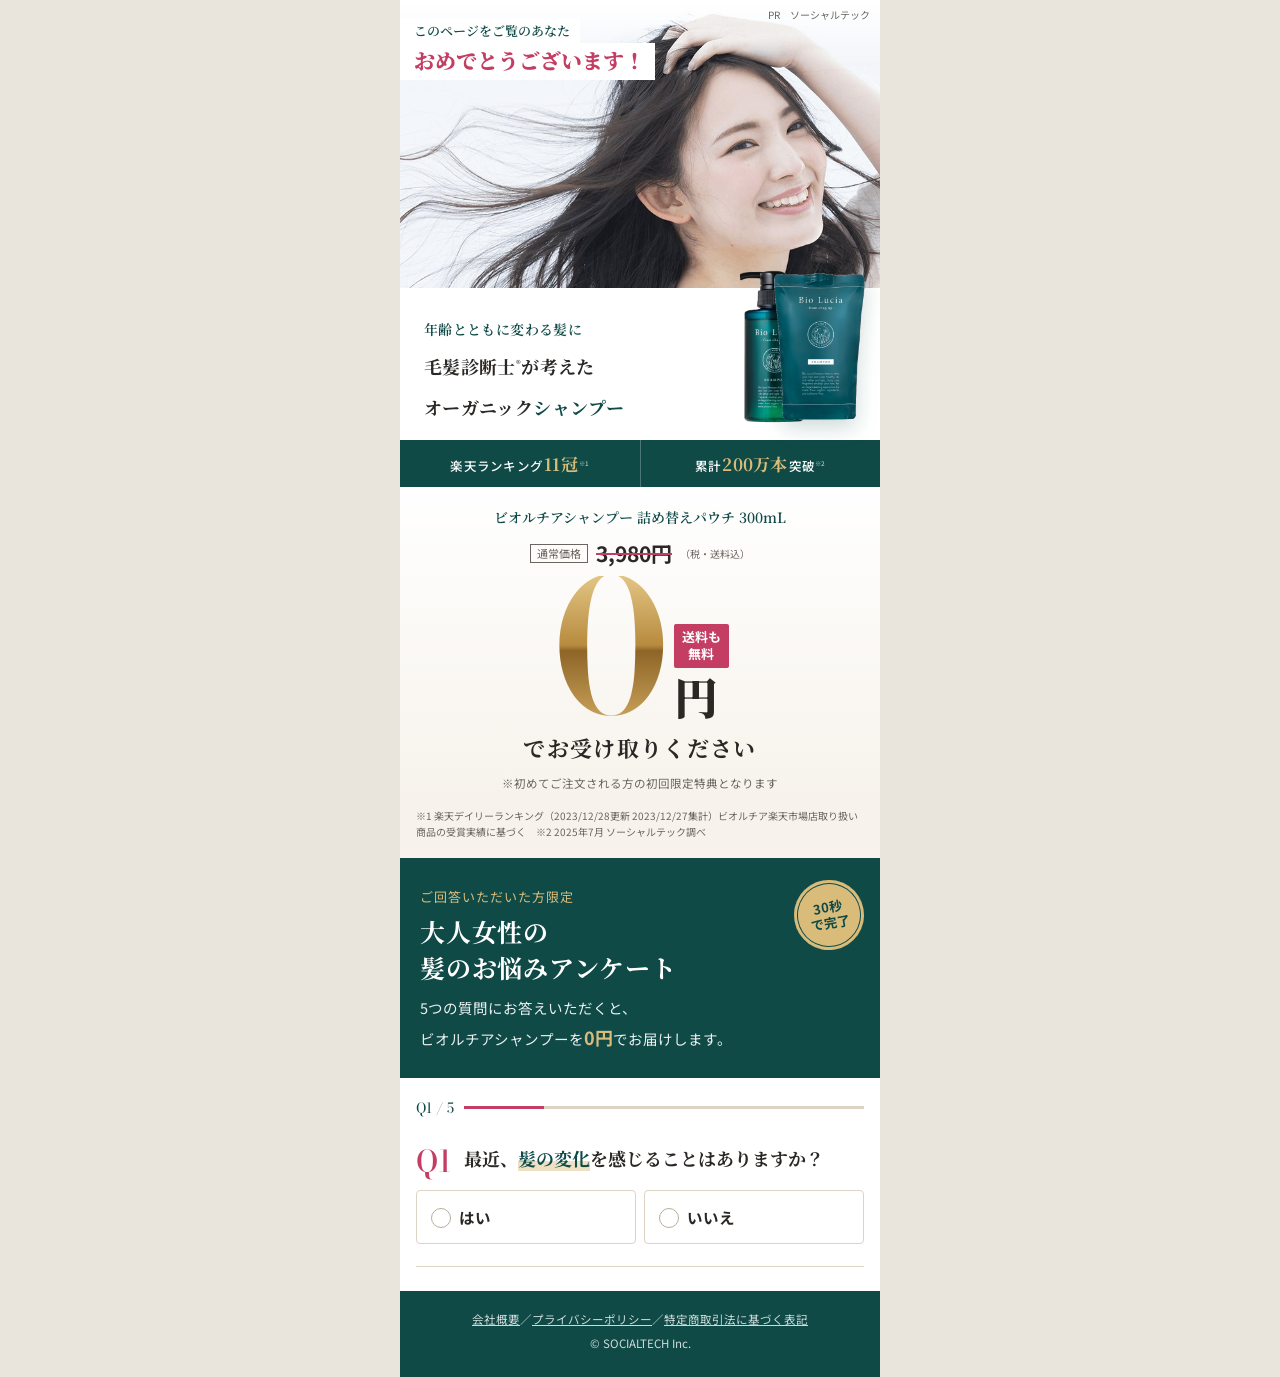
<file: index.html>
<!DOCTYPE html>
<html lang="ja">
<head>
<meta charset="UTF-8">
<meta name="viewport" content="width=device-width, initial-scale=1">
<title>大人女性の髪のお悩みアンケート｜ビオルチア</title>
<link rel="preconnect" href="https://fonts.googleapis.com">
<link rel="preconnect" href="https://fonts.gstatic.com" crossorigin>
<link href="https://fonts.googleapis.com/css2?family=Bodoni+Moda:opsz,wght@6..96,500;6..96,600&family=Noto+Sans+JP:wght@400;500;700;900&family=Noto+Serif+JP:wght@500;600;700;900&display=swap" rel="stylesheet">
<link rel="stylesheet" href="style.css">
</head>
<body>
<main class="page">

  <!-- ① FV -->
  <section class="fv">
    <p class="fv__pr">PR　ソーシャルテック</p>

    <div class="fv__photo">
      <img src="images/fv_hair.jpg" alt="">
      <p class="fv__congrats">
        <span>このページをご覧のあなた</span>
        <strong>おめでとうございます！</strong>
      </p>
    </div>

    <div class="fv__body">
      <h1 class="fv__catch">
        <span class="strip strip--sub">年齢とともに変わる髪に</span><br>
        <span class="strip">毛髪診断士<sup>®</sup>が考えた</span><br>
        <span class="strip">オーガニック<em>シャンプー</em></span>
      </h1>
      <div class="fv__products">
        <img class="fv__bottle" src="images/bottle.png" alt="ビオルチアシャンプー ボトル">
        <img class="fv__pouch" src="images/pouch.png" alt="ビオルチアシャンプー 詰め替えパウチ">
      </div>
    </div>

    <ul class="ribbon">
      <li>楽天ランキング<b>11冠</b><sup>※1</sup></li>
      <li>累計<b>200万本</b>突破<sup>※2</sup></li>
    </ul>

    <div class="price">
      <p class="price__item">ビオルチアシャンプー 詰め替えパウチ 300mL</p>
      <p class="price__normal"><span class="price__tag">通常価格</span><s>3,980円</s><small>（税・送料込）</small></p>
      <div class="zero">
        <span class="zero__num">0</span>
        <span class="zero__side">
          <span class="zero__free">送料も<br>無料</span>
          <span class="zero__yen">円</span>
        </span>
      </div>
      <p class="price__receive">でお受け取りください</p>
      <p class="note">※初めてご注文される方の初回限定特典となります</p>
    </div>

    <p class="fv__notes">※1 楽天デイリーランキング（2023/12/28更新 2023/12/27集計）ビオルチア楽天市場店取り扱い商品の受賞実績に基づく　※2 2025年7月 ソーシャルテック調べ</p>
  </section>

  <!-- ② アンケート導入 -->
  <section class="intro">
    <span class="stamp">30秒<br>で完了</span>
    <p class="intro__eyebrow">ご回答いただいた方限定</p>
    <h2 class="intro__title">大人女性の<br>髪のお悩みアンケート</h2>
    <p class="intro__lead">5つの質問にお答えいただくと、<br>ビオルチアシャンプーを<b>0円</b>でお届けします。</p>
  </section>

  <!-- ③〜⑤ アンケート -->
  <section class="survey" id="survey" aria-live="polite">
    <div class="progress">
      <span class="progress__label" id="progressLabel">Q1 / 5</span>
      <span class="progress__track"><span class="progress__bar" id="progressBar"></span></span>
    </div>

    <div class="q" data-q="1">
      <h3 class="q__head"><span class="q__num">Q1</span><span class="q__title">最近、<em>髪の変化</em>を感じることはありますか？</span></h3>
      <div class="q__options q__options--2">
        <button type="button" class="opt" data-value="yes">はい</button>
        <button type="button" class="opt" data-value="no">いいえ</button>
      </div>
    </div>

    <div class="q" data-q="2" hidden>
      <h3 class="q__head"><span class="q__num">Q2</span><span class="q__title">現在の<em>ご年齢</em>を教えてください</span></h3>
      <div class="q__options q__options--2">
        <button type="button" class="opt" data-value="30s_under">30代以下</button>
        <button type="button" class="opt" data-value="40s">40代</button>
        <button type="button" class="opt" data-value="50s">50代</button>
        <button type="button" class="opt" data-value="60s_over">60代以上</button>
      </div>
    </div>

    <div class="q" data-q="3" hidden>
      <h3 class="q__head"><span class="q__num">Q3</span><span class="q__title">特に気になる<em>髪のお悩み</em>はどれですか？</span></h3>
      <div class="q__options">
        <button type="button" class="opt" data-value="volume">ボリュームが出ずペタンとする</button>
        <button type="button" class="opt" data-value="harikoshi">ハリ・コシがない</button>
        <button type="button" class="opt" data-value="dry">パサつき・ツヤがない</button>
        <button type="button" class="opt" data-value="frizz">うねり・広がり</button>
        <button type="button" class="opt" data-value="other">その他</button>
      </div>
    </div>

    <div class="q" data-q="4" hidden>
      <h3 class="q__head"><span class="q__num">Q4</span><span class="q__title">楽天ランキング11冠<sup>※</sup>、<em>毛髪診断士<sup>®</sup>が考えた</em>オーガニックシャンプー「ビオルチア」を知っていますか？</span></h3>
      <img class="q__img" src="images/sp_recom_01.png" alt="ビオルチアとは、毛髪診断士22人が考えた大人女性の髪のお悩みにアプローチするオーガニックシャンプーです">
      <div class="q__options q__options--2">
        <button type="button" class="opt" data-value="yes">はい</button>
        <button type="button" class="opt" data-value="no">いいえ</button>
      </div>
      <p class="note note--left">※楽天デイリーランキング（2023/12/28更新 2023/12/27集計）ビオルチア楽天市場店取り扱い商品の受賞実績に基づく</p>
    </div>

    <div class="q" data-q="5" hidden>
      <h3 class="q__head"><span class="q__num">Q5</span><span class="q__title">ビオルチアシャンプーの<em>魅力に感じるポイント</em>はどれですか？</span></h3>
      <img class="q__img" src="images/sp_point.png" alt="はちみつを思わせるとろみと、リッチな濃厚クレマ（泡）">
      <div class="q__options">
        <button type="button" class="opt" data-value="organic">10種のオーガニックエキス配合<small>天然由来成分98%</small></button>
        <button type="button" class="opt" data-value="mutenka">6つの無添加＆弱酸性<small>頭皮にやさしい処方</small></button>
        <button type="button" class="opt" data-value="foam">濃厚な泡<small>頭皮も髪もやさしく洗える</small></button>
        <button type="button" class="opt" data-value="rose">上品に香るフルーティローズ<small>洗い上がりにふわっと香る</small></button>
      </div>
    </div>

    <div class="loading" id="loading" hidden>
      <span class="loading__dot"></span><span class="loading__dot"></span><span class="loading__dot"></span>
      <p>回答を確認しています</p>
    </div>
  </section>

  <!-- ⑥〜⑨ 回答後に表示 -->
  <div class="result" id="result" hidden>

    <section class="offer">
      <p class="offer__thanks">アンケートへのご回答<br>ありがとうございました</p>
      <p class="offer__lead">回答いただいたあなたに</p>
      <div class="offer__box">
        <img class="offer__pouch" src="images/pouch.png" alt="ビオルチアシャンプー 詰め替えパウチ">
        <div class="offer__info">
          <p class="offer__name">ビオルチアシャンプー<small>詰め替えパウチ 300mL</small></p>
          <p class="price__normal price__normal--left"><span class="price__tag">通常価格</span><s>3,980円</s></p>
          <p class="offer__tax">（税・送料込）</p>
        </div>
      </div>
      <div class="zero zero--offer">
        <span class="zero__num">0</span>
        <span class="zero__side">
          <span class="zero__free">送料も<br>無料</span>
          <span class="zero__yen">円</span>
        </span>
      </div>
      <p class="price__receive">でお届けします</p>
      <p class="note">※初めてご注文される方の初回限定特典となります<br>※お一人様1回限り</p>
    </section>

    <section class="proof">
      <h2 class="proof__title"><small>多くの女性に選ばれています</small>楽天ランキング<b>11冠</b>の<br>人気シャンプー</h2>
      <img src="images/sp_rakuten_ranking_lca.png" alt="楽天ランキング ヘアケア・スタイリング部門11冠">
      <img src="images/total_2m.png" alt="ビオルチアシリーズ累計販売数2,000,000本突破 ※2025年7月ソーシャルテック調べ">
    </section>

    <section class="cta">
      <p class="cta__lead">その人気シャンプーを、<br>いまなら<b>0円</b>でお試しいただけます</p>
      <a class="cta__btn" id="ctaBtn" href="#">
        <span class="cta__btn-sub">送料無料・初回限定</span>
        今すぐ0円で受け取る
      </a>
      <p class="cta__caution">このページを閉じると、ご案内は終了します</p>
      <p class="note">※次のページでお届け先をご入力ください</p>
    </section>
  </div>

  <footer class="footer">
    <a href="#">会社概要</a>／<a href="#">プライバシーポリシー</a>／<a href="#">特定商取引法に基づく表記</a>
    <p>© SOCIALTECH Inc.</p>
  </footer>
</main>

<script src="script.js"></script>
</body>
</html>
</file>
<file: style.css>
/* ビオルチア0円アンケート記事
   方針：現行LPの写真と「白帯に文字をのせる」見せ方をそのまま活かし、
   装飾は罫線と帯だけに絞る。強調は「0」とCTAの2点に集中させる。 */
:root {
  --paper: #FFFFFF;
  --cream: #F7F3EC;
  --teal: #0F4A47;
  --teal-2: #2C6B66;
  --gold: #A9803A;
  --gold-light: #D9BC7A;
  --rose: #C43D63;
  --rose-dark: #962746;
  --ink: #2A2725;
  --ink-sub: #6B655F;
  --rule: #DDD3C4;

  --serif: "Noto Serif JP", "Hiragino Mincho ProN", "Yu Mincho", serif;
  --sans: "Noto Sans JP", "Hiragino Sans", "Yu Gothic", sans-serif;
  --didone: "Bodoni Moda", "Noto Serif JP", serif;
}

* { box-sizing: border-box; margin: 0; padding: 0; }
html { -webkit-text-size-adjust: 100%; }
body { background: #E9E4DC; color: var(--ink); font-family: var(--sans); font-size: 16px; line-height: 1.75; }
img { display: block; width: 100%; height: auto; }
button { font: inherit; color: inherit; cursor: pointer; }
sup { font-size: .5em; vertical-align: super; line-height: 0; }
ul { list-style: none; }

.page { max-width: 480px; margin: 0 auto; background: var(--paper); overflow: hidden; }
.note { font-size: 11.5px; color: var(--ink-sub); line-height: 1.6; text-align: center; margin-top: 6px; }
.note--left { text-align: left; }

/* ===== ① FV ===== */
.fv { position: relative; background: var(--paper); }
.fv__pr { position: absolute; top: 6px; right: 10px; z-index: 2; font-size: 10px; color: var(--ink-sub); }
.fv__photo { position: relative; }
.fv__photo img { aspect-ratio: 750 / 450; object-fit: cover; }
.fv__congrats { position: absolute; left: 0; top: 18px; font-family: var(--serif); line-height: 1.3; }
.fv__congrats span { display: table; font-size: 13px; font-weight: 600; color: var(--teal); background: var(--paper); padding: 5px 10px 3px 14px; }
.fv__congrats strong { display: table; font-size: 21px; font-weight: 900; color: var(--rose); background: var(--paper); padding: 4px 10px 6px 14px; }

.fv__body { position: relative; margin-top: -64px; padding: 0 14px; display: flex; align-items: flex-end; }
.fv__catch { position: relative; z-index: 1; font-family: var(--serif); font-weight: 700; font-size: 18px; line-height: 1; letter-spacing: .02em; white-space: nowrap; }
.strip { display: inline-block; background: var(--paper); padding: 9px 10px 8px; margin-top: 6px; color: var(--ink); }
.strip--sub { font-size: 14px; font-weight: 600; color: var(--teal); padding: 7px 10px 6px; }
.strip em { font-style: normal; color: var(--teal); }
.fv__products { position: relative; flex: 0 0 120px; height: 200px; margin-left: auto; }
.fv__bottle, .fv__pouch { position: absolute; bottom: 0; width: auto; }
.fv__bottle { height: 168px; left: -6px; }
.fv__pouch { height: 176px; right: -4px; filter: drop-shadow(0 8px 10px rgba(15,74,71,.2)); }

.ribbon {
  display: flex; margin: 16px 0 0; background: var(--teal); color: #fff;
  font-size: 12.5px; font-weight: 500; letter-spacing: .02em;
}
.ribbon li { flex: 1; text-align: center; padding: 9px 4px 8px; }
.ribbon li + li { border-left: 1px solid rgba(255,255,255,.25); }
.ribbon b { font-family: var(--serif); font-weight: 700; font-size: 17px; color: var(--gold-light); margin: 0 1px; }
.ribbon sup { color: rgba(255,255,255,.7); }

.price { padding: 18px 16px 6px; text-align: center; background: linear-gradient(var(--paper), var(--cream)); }
.price__item { font-family: var(--serif); font-weight: 600; font-size: 14px; color: var(--teal); }
.price__normal { display: flex; justify-content: center; align-items: center; gap: 8px; margin-top: 6px; font-size: 12px; color: var(--ink-sub); }
.price__normal--left { justify-content: flex-start; }
.price__tag { border: 1px solid var(--ink-sub); padding: 0 6px; font-size: 11px; line-height: 1.6; }
.price__normal s { font-size: 21px; font-weight: 700; color: var(--ink); text-decoration-color: var(--rose); text-decoration-thickness: 2px; }

/* 0円：数字を最大の要素にして、円と送料無料は右側に縦に積む */
.zero { display: inline-flex; align-items: flex-end; gap: 4px; margin-top: 4px; line-height: 1; }
.zero__num {
  font-family: var(--didone); font-weight: 600; font-size: 184px; line-height: .78;
  color: var(--gold);
  background: linear-gradient(180deg, #E2C584 0%, #B88B3E 48%, #8E6527 52%, #C9A25A 100%);
  -webkit-background-clip: text; background-clip: text; -webkit-text-fill-color: transparent;
}
.zero__side { display: flex; flex-direction: column; align-items: flex-start; gap: 6px; padding-bottom: 2px; }
.zero__free {
  font-size: 13px; font-weight: 700; line-height: 1.3; color: #fff; background: var(--rose);
  padding: 5px 8px; border-radius: 2px;
}
.zero__yen { font-family: var(--serif); font-weight: 900; font-size: 44px; color: var(--ink); line-height: 1; }
.price__receive { font-family: var(--serif); font-weight: 700; font-size: 22px; letter-spacing: .06em; margin-top: 8px; }

.fv__notes { padding: 10px 16px 18px; font-size: 10px; color: var(--ink-sub); line-height: 1.6; background: var(--cream); }

/* ===== ② アンケート導入 ===== */
.intro { position: relative; margin: 0; padding: 28px 20px 24px; background: var(--teal); color: #fff; }
.intro__eyebrow { font-size: 13px; color: var(--gold-light); letter-spacing: .08em; }
.intro__title { font-family: var(--serif); font-weight: 700; font-size: 25px; line-height: 1.45; margin: 4px 0 10px; letter-spacing: .03em; }
.intro__lead { font-size: 14.5px; line-height: 1.8; color: rgba(255,255,255,.92); }
.intro__lead b { font-size: 18px; color: var(--gold-light); }
.stamp {
  position: absolute; right: 16px; top: 22px;
  width: 70px; height: 70px; border-radius: 50%;
  display: grid; place-items: center; text-align: center;
  font-size: 13px; font-weight: 700; line-height: 1.25;
  color: var(--teal); background: var(--gold-light);
  transform: rotate(-10deg);
  box-shadow: inset 0 0 0 3px var(--gold-light), inset 0 0 0 4px var(--teal);
}

/* ===== ③〜⑤ アンケート ===== */
.survey { padding: 18px 16px 24px; background: var(--paper); }
.progress { display: flex; align-items: center; gap: 10px; margin-bottom: 6px; }
.progress__label { font-family: var(--didone); font-size: 14px; color: var(--teal); white-space: nowrap; }
.progress__track { flex: 1; height: 3px; background: var(--rule); }
.progress__bar { display: block; height: 100%; width: 20%; background: var(--rose); transition: width .4s ease; }

.q { padding: 18px 0 22px; border-bottom: 1px solid var(--rule); }
.q.is-enter { animation: rise .45s ease both; }
@keyframes rise { from { opacity: 0; transform: translateY(12px); } to { opacity: 1; transform: none; } }
.q__head { display: flex; gap: 12px; align-items: flex-start; margin-bottom: 14px; }
.q__num {
  flex-shrink: 0; font-family: var(--didone); font-weight: 500; font-size: 30px; line-height: 1;
  color: var(--rose); padding-top: 2px;
}
.q__title { font-family: var(--serif); font-weight: 700; font-size: 18px; line-height: 1.6; color: var(--ink); }
.q__title em { font-style: normal; color: var(--teal); background: linear-gradient(transparent 62%, rgba(217,188,122,.45) 62%); }
.q__img { margin-bottom: 14px; }

.q__options { display: grid; gap: 8px; }
.q__options--2 { grid-template-columns: 1fr 1fr; }
.opt {
  position: relative; display: flex; flex-direction: column; justify-content: center;
  min-height: 54px; padding: 10px 14px 10px 42px;
  border: 1px solid var(--rule); border-radius: 4px; background: var(--paper);
  font-size: 15.5px; font-weight: 700; line-height: 1.45; text-align: left;
  transition: background .15s, border-color .15s, color .15s;
}
.opt small { font-size: 12.5px; font-weight: 400; color: var(--ink-sub); }
.opt::before {
  content: ""; position: absolute; left: 14px; top: 50%; width: 18px; height: 18px; margin-top: -9px;
  border: 1px solid #B9AE9E; border-radius: 50%; background: var(--paper);
}
.opt:hover { border-color: var(--teal-2); }
.opt.is-selected { background: var(--teal); border-color: var(--teal); color: #fff; }
.opt.is-selected small { color: rgba(255,255,255,.8); }
.opt.is-selected::before { border-color: #fff; background: radial-gradient(circle, #fff 0 40%, var(--teal) 45%); }
.opt:focus-visible { outline: 2px solid var(--rose); outline-offset: 2px; }

.loading { text-align: center; padding: 22px 0 4px; color: var(--ink-sub); font-size: 13px; }
.loading__dot { display: inline-block; width: 7px; height: 7px; margin: 0 3px; border-radius: 50%; background: var(--teal); animation: blink 1s infinite; }
.loading__dot:nth-child(2) { animation-delay: .15s; } .loading__dot:nth-child(3) { animation-delay: .3s; }
@keyframes blink { 0%,100% { opacity: .2; } 50% { opacity: 1; } }

/* ===== ⑥ オファー ===== */
.result.is-enter { animation: rise .5s ease both; }
.offer { padding: 0 16px 24px; text-align: center; background: var(--cream); }
.offer__thanks {
  margin: 0 -16px; padding: 18px 16px 16px; background: var(--teal); color: #fff;
  font-family: var(--serif); font-weight: 600; font-size: 17px; line-height: 1.6; letter-spacing: .04em;
}
.offer__lead { display: inline-block; margin-top: 18px; font-family: var(--serif); font-weight: 700; font-size: 16px; color: var(--teal); border-bottom: 1px solid var(--gold); padding: 0 4px 2px; }
.offer__box { display: flex; align-items: center; gap: 14px; margin-top: 14px; padding: 14px; background: var(--paper); border: 1px solid var(--rule); text-align: left; }
.offer__pouch { width: 84px; flex-shrink: 0; }
.offer__name { font-family: var(--serif); font-weight: 700; font-size: 17px; line-height: 1.4; color: var(--teal); }
.offer__name small { display: block; font-size: 13px; font-weight: 600; color: var(--ink-sub); }
.offer__tax { font-size: 11px; color: var(--ink-sub); margin-top: 2px; }
.zero--offer { margin-top: 18px; }

/* ===== ⑦ 実績 ===== */
.proof { background: var(--paper); }
.proof__title { padding: 26px 16px 16px; text-align: center; font-family: var(--serif); font-weight: 700; font-size: 22px; line-height: 1.5; color: var(--ink); }
.proof__title small { display: block; font-size: 13px; font-weight: 600; color: var(--teal); letter-spacing: .08em; margin-bottom: 4px; }
.proof__title b { color: var(--rose); font-size: 28px; }

/* ===== ⑧ CTA ===== */
.cta { padding: 26px 16px 30px; text-align: center; background: var(--cream); }
.cta__lead { font-family: var(--serif); font-weight: 700; font-size: 18px; line-height: 1.6; margin-bottom: 14px; }
.cta__lead b { color: var(--rose); font-size: 24px; }
.cta__btn {
  position: relative; display: block; overflow: hidden;
  padding: 12px 40px 14px; border-radius: 6px;
  background: var(--rose); color: #fff; text-decoration: none;
  font-weight: 900; font-size: 22px; line-height: 1.3; letter-spacing: .04em;
  box-shadow: 0 5px 0 var(--rose-dark);
  transition: transform .1s, box-shadow .1s;
}
.cta__btn:active { transform: translateY(4px); box-shadow: 0 1px 0 var(--rose-dark); }
.cta__btn::after {
  content: ""; position: absolute; right: 20px; top: 50%; width: 10px; height: 10px; margin-top: -5px;
  border-top: 3px solid #fff; border-right: 3px solid #fff; transform: rotate(45deg);
}
.cta__btn::before {
  content: ""; position: absolute; top: 0; left: -60%; width: 40%; height: 100%;
  background: linear-gradient(100deg, transparent, rgba(255,255,255,.35), transparent);
  animation: shine 3.2s ease-in-out infinite;
}
@keyframes shine { 0%, 60% { left: -60%; } 100% { left: 130%; } }
.cta__btn-sub { display: block; font-size: 12px; font-weight: 700; letter-spacing: .1em; opacity: .9; }
.cta__btn:focus-visible { outline: 3px solid var(--gold-light); outline-offset: 3px; }
.cta__caution { margin-top: 16px; font-size: 13px; font-weight: 700; color: var(--rose); }

/* ===== Footer ===== */
.footer { padding: 18px 16px 24px; background: var(--teal); color: rgba(255,255,255,.8); font-size: 11.5px; text-align: center; }
.footer a { color: inherit; }
.footer p { margin-top: 4px; }

@media (max-width: 360px) {
  .zero__num { font-size: 160px; }
  .fv__catch { font-size: 19px; }
  .fv__products { flex-basis: 104px; }
}
@media (prefers-reduced-motion: reduce) {
  *, *::before, *::after { animation: none !important; transition: none !important; }
}
</file>
